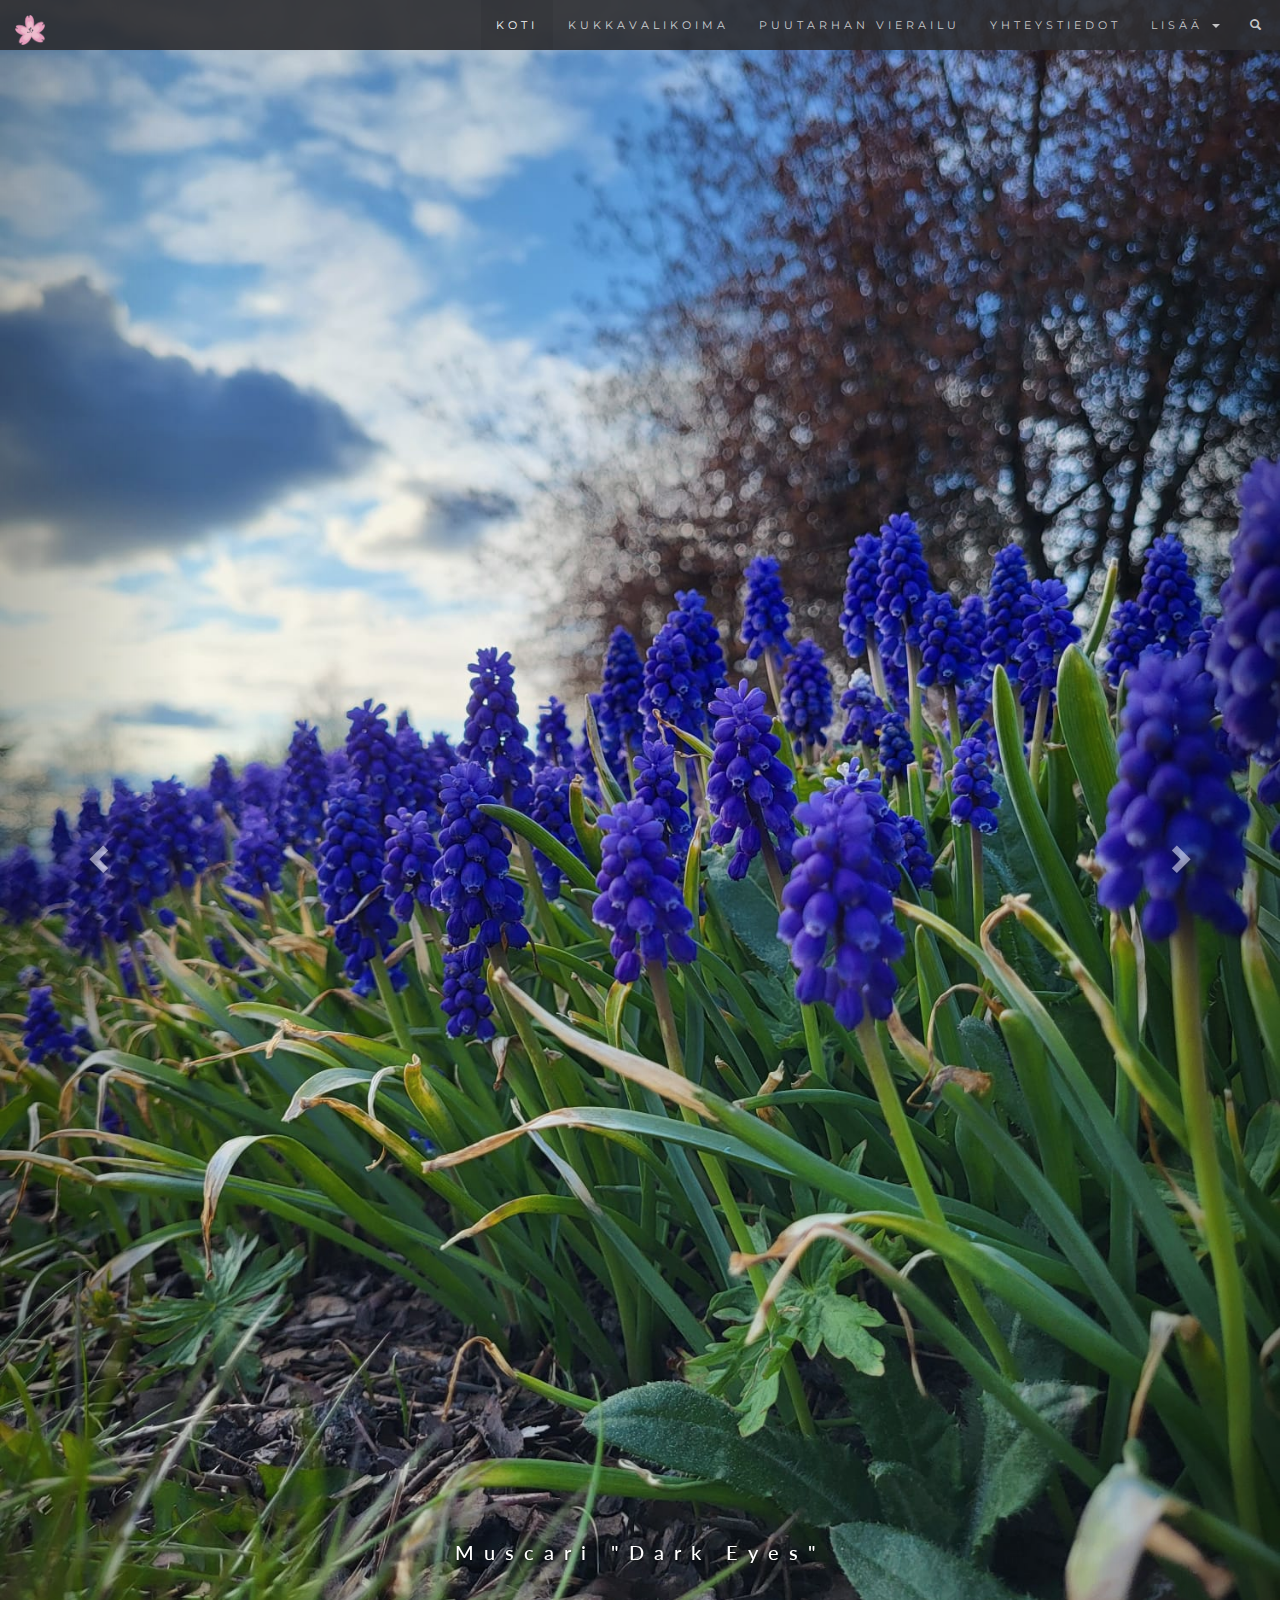
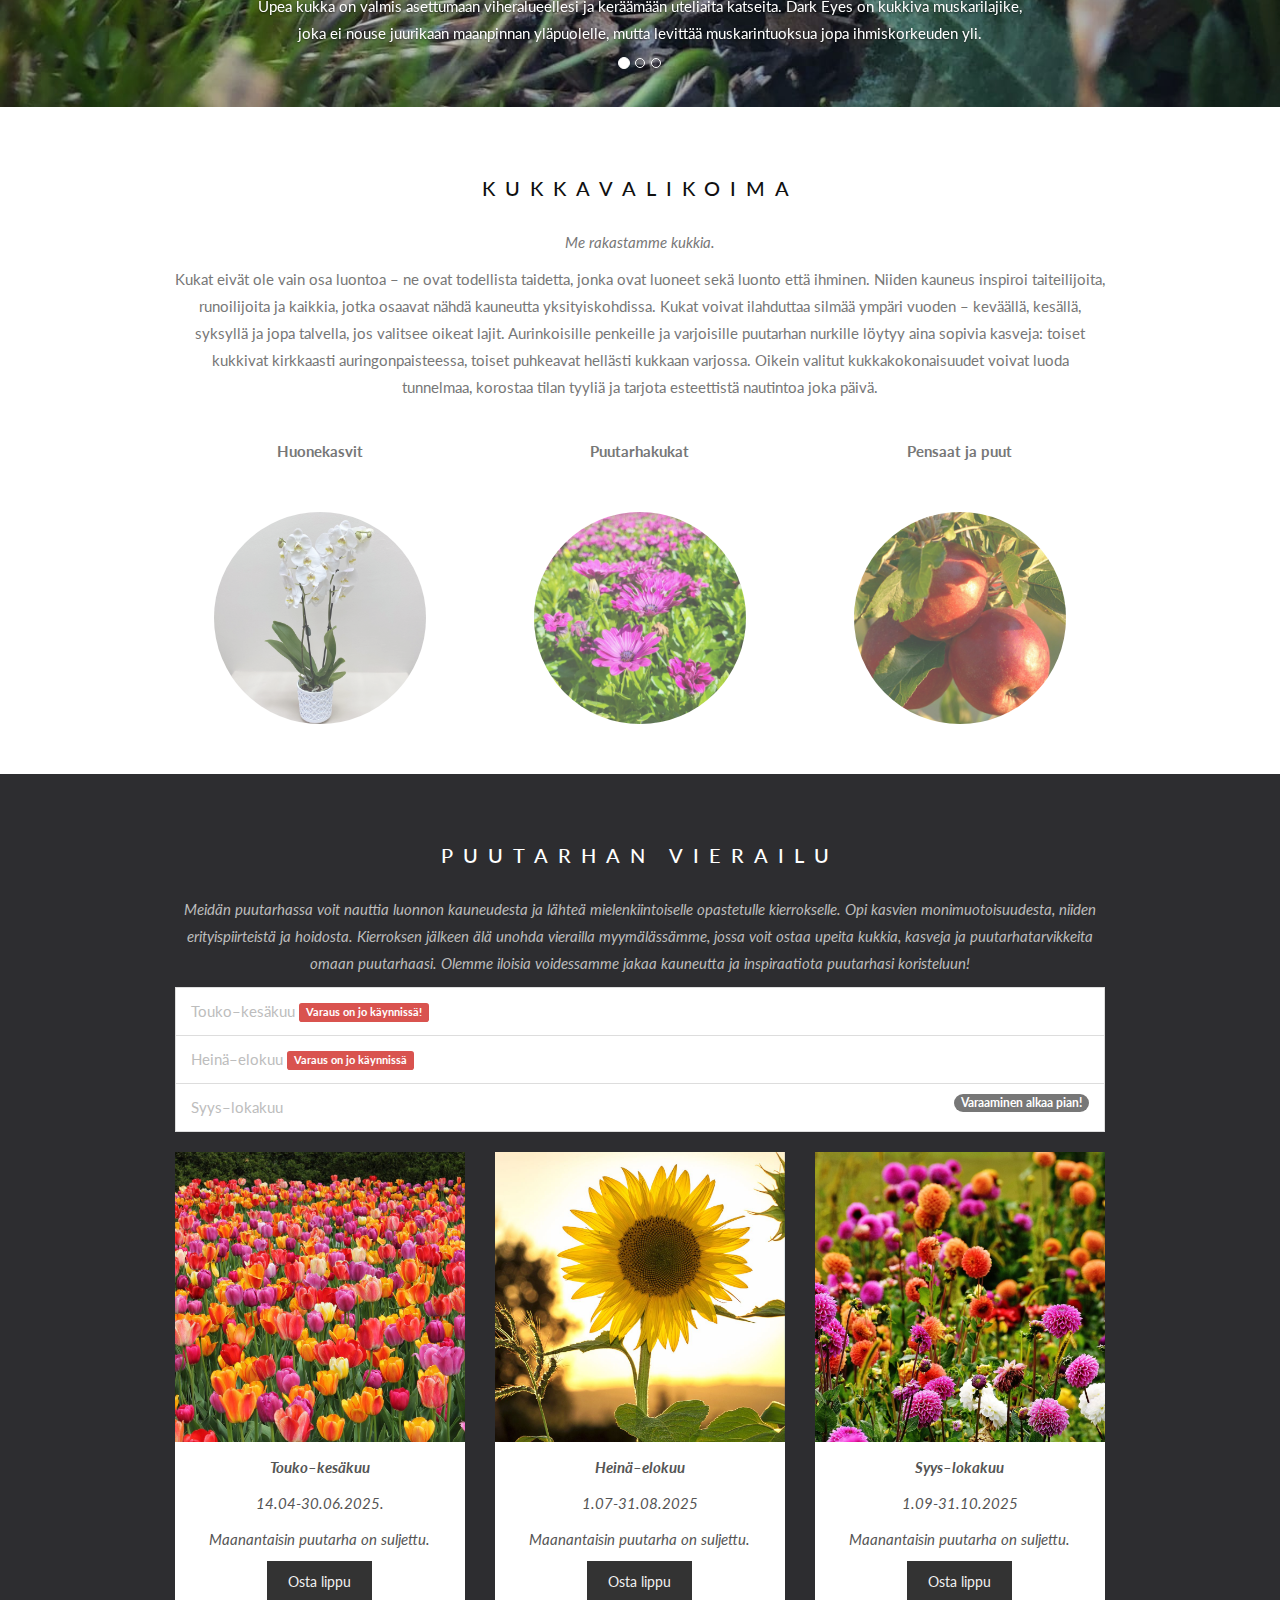
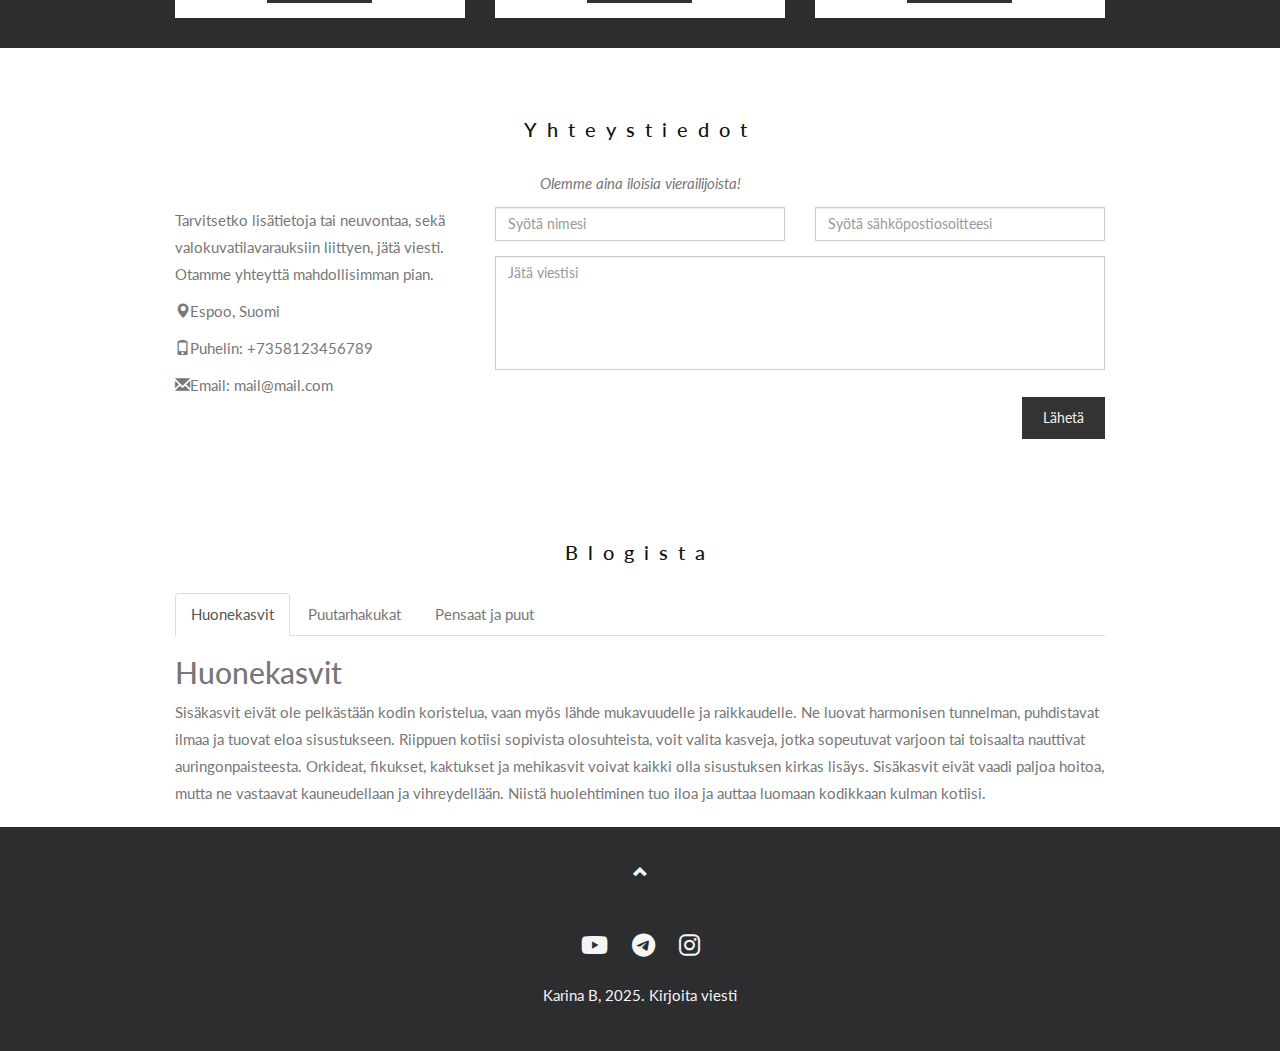
<file: index.html>
<!DOCTYPE html>
<html lang="fi">
<head>
  <title>Puutarha</title>
  <meta charset="utf-8">
  <meta name="viewport" content="width=device-width, initial-scale=1">
  <link rel="stylesheet" href="https://maxcdn.bootstrapcdn.com/bootstrap/3.4.1/css/bootstrap.min.css">
   <!-- Font Awesome -->
  <link rel="stylesheet" href="https://cdnjs.cloudflare.com/ajax/libs/font-awesome/6.5.0/css/all.min.css">
  <link rel="icon" href="favicon.png" type="image/png">
  <link rel="stylesheet" href="styles.css"> <!--  CSS -->
  <link href="https://fonts.googleapis.com/css?family=Lato" rel="stylesheet" type="text/css">
  <link href="https://fonts.googleapis.com/css?family=Montserrat" rel="stylesheet" type="text/css">
  <script src="https://ajax.googleapis.com/ajax/libs/jquery/3.7.1/jquery.min.js"></script>
  <script src="https://maxcdn.bootstrapcdn.com/bootstrap/3.4.1/js/bootstrap.min.js"></script>
</head>
<body id="myPage" data-spy="scroll" data-target=".navbar" data-offset="50">

<nav class="navbar navbar-default navbar-fixed-top">
  <div class="container-fluid">
    <div class="navbar-header">
      <button type="button" class="navbar-toggle" data-toggle="collapse" data-target="#myPage">
        <span class="icon-bar"></span>
        <span class="icon-bar"></span>
        <span class="icon-bar"></span>                        
      </button>
      <a class="navbar-brand" href="#myPage">
        <img src="images/logo.png" alt="Logo" style="height: 30px; margin-right: 10px;">
        </a>
    </div>
    <div class="collapse navbar-collapse" id="myNavbar">
      <ul class="nav navbar-nav navbar-right">
        <li><a href="#myPage">KOTI</a></li>
        <li><a href="#KUKKAVALIKOIMA">KUKKAVALIKOIMA</a></li>
        <li><a href="#puutarhanvierailu">PUUTARHAN VIERAILU</a></li>
        <li><a href="#contact">YHTEYSTIEDOT</a></li>
        <li class="dropdown">
          <a class="dropdown-toggle" data-toggle="dropdown" href="#">LISÄÄ
          <span class="caret"></span></a>
          <ul class="dropdown-menu">
            <li><a href="suunnittelukonsultointi.html">Puutarhan suunnittelukonsultointi</a></li>
            <li><a href="hoitovinkit.html">Kukkien hoitovinkit</a></li>
            <li><a href="vuokraus.html">Valokuvauspaikkojen ja tilojen vuokraus</a></li> 
          </ul>
        </li>
        <li><a href="#"><span class="glyphicon glyphicon-search"></span></a></li>
      </ul>
    </div>
  </div>
</nav>

<div id="myCarousel" class="carousel slide" data-ride="carousel">
    <!-- Indicators -->
    <ol class="carousel-indicators">
      <li data-target="#myCarousel" data-slide-to="0" class="active"></li>
      <li data-target="#myCarousel" data-slide-to="1"></li>
      <li data-target="#myCarousel" data-slide-to="2"></li>
    </ol>

    <!-- Wrapper for slides - diojen säiliö -->
    <div class="carousel-inner" role="listbox">
      <div class="item active">
        <img src="images/1.jpg" alt="Siniset muskarit" class="img-responsive">
        <div class="carousel-caption">
          <h3>Muscari "Dark Eyes"</h3>
          <p>Upea kukka on valmis asettumaan viheralueellesi ja keräämään uteliaita katseita. Dark Eyes on kukkiva muskarilajike, joka ei nouse juurikaan maanpinnan yläpuolelle, mutta levittää muskarintuoksua jopa ihmiskorkeuden yli. </p>
        </div>      
      </div>

      <div class="item">
        <img src="images/2.jpg" alt="Narsissi" class="img-responsive">
        <div class="carousel-caption">
          <h3>Narsissi "Tahiti"</h3>
          <p>Kerrottu narsissi "Tahiti". Kerrotuilla narsisseilla ei ole varsinaista torvea tai kruunua, vaan terälehtien keskusta on useiden terälehtien täyttämä.</p>
        </div>      
      </div>
    
      <div class="item">
        <img src="images/3.jpg" alt="Kirsikkapuu" class="img-responsive">
        <div class="carousel-caption">
          <h3>Kirsikkapuu</h3>
          <p>Kirsikkapuut ovat pikkupuita tai pensaita, jotka ihastuttavat satumaisen kauniilla kukinnallaan aikaisin keväällä. 
            Myös mantelit ilahduttavat kukoistuksellaan samoihin aikoihin.</p>
        </div>      
      </div>
    </div>

    <!-- Left and right controls - Edellinen ja seuraava -painikkeet -->
    <a class="left carousel-control" href="#myCarousel" role="button" data-slide="prev">
      <span class="glyphicon glyphicon-chevron-left" aria-hidden="true"></span>
      <span class="sr-only">Edellinen</span>
    </a>
    <a class="right carousel-control" href="#myCarousel" role="button" data-slide="next">
      <span class="glyphicon glyphicon-chevron-right" aria-hidden="true"></span>
      <span class="sr-only">Seuraava</span>
    </a>
</div>

<!-- Container (KUKKAVALIKOIMA) -->
<div id="KUKKAVALIKOIMA" class="container text-center">
  <h3>KUKKAVALIKOIMA</h3>
  <p><em>Me rakastamme kukkia.</em></p>
  <p>Kukat eivät ole vain osa luontoa – ne ovat todellista taidetta, jonka ovat luoneet sekä luonto että ihminen. Niiden kauneus inspiroi taiteilijoita, runoilijoita ja kaikkia, jotka osaavat nähdä kauneutta yksityiskohdissa. Kukat voivat ilahduttaa silmää ympäri vuoden – keväällä, kesällä, syksyllä ja jopa talvella, jos valitsee oikeat lajit. Aurinkoisille penkeille ja varjoisille puutarhan nurkille löytyy aina sopivia kasveja: toiset kukkivat kirkkaasti auringonpaisteessa, toiset puhkeavat hellästi kukkaan varjossa. Oikein valitut kukkakokonaisuudet voivat luoda tunnelmaa, korostaa tilan tyyliä ja tarjota esteettistä nautintoa joka päivä.</p>
  <br>
  <div class="row">
    <div class="col-sm-4">
      <p class="text-center"><strong>Huonekasvit</strong></p><br>
      <a href="#demo" data-toggle="collapse">
        <img src="images/5.jpg" class="img-circle person" alt="Orkidea" width="255" height="255">
      </a>
      <div id="demo" class="collapse">
        <p>Hurmaavia ja hienostuneita orkideoita</p>
        <p>Rakastavat hajavaloa ja lämmintä ilmastoa</p>
        <p>Tuhansia lajeja ja sävyjä ympäri maailman</p>
      </div>
    </div>
    <div class="col-sm-4">
      <p class="text-center"><strong>Puutarhakukat</strong></p><br>
      <a href="#demo2" data-toggle="collapse">
        <img src="images/6.jpg" class="img-circle person" alt="Puutarhakukat" width="255" height="255">
      </a>
      <div id="demo2" class="collapse">
        <p>Värikkäitä ja monipuolisia puutarhakukkia</p>
        <p>Rakastavat avaraa tilaa ja oikeanlaista hoitoa</p>
        <p>Voivat olla vuosittaisia tai monivuotisia, tarjoten kauneutta joka vuosi</p>
      </div>
    </div>
    <div class="col-sm-4">
      <p class="text-center"><strong>Pensaat ja puut</strong></p><br>
      <a href="#demo3" data-toggle="collapse">
        <img src="images/7.jpg" class="img-circle person" alt="Pensaat ja puut" width="255" height="255">
      </a>
      <div id="demo3" class="collapse">
        <p>Koristeellisia ja hedelmällisiä pensaita ja puita</p>
        <p>Voivat koristella puutarhaa, toimia aidaksi tai tuottaa herkullisia hedelmiä</p>
        <p>Monipuolisia vaihtoehtoja, jotka rikastuttavat pihaa ympäri vuoden</p>
      </div>
    </div>
  </div>
</div>

<!-- Container (TOUR Section - Puutarhan vierailu) -->
<div id="puutarhanvierailu" class="bg-1">
  <div class="container">
    <h3 class="text-center">PUUTARHAN VIERAILU</h3>
    <p class="text-center">Meidän puutarhassa voit nauttia luonnon kauneudesta ja lähteä mielenkiintoiselle opastetulle kierrokselle. Opi kasvien monimuotoisuudesta, niiden erityispiirteistä ja hoidosta. Kierroksen jälkeen älä unohda vierailla myymälässämme, jossa voit ostaa upeita kukkia, kasveja ja puutarhatarvikkeita omaan puutarhaasi. Olemme iloisia voidessamme jakaa kauneutta ja inspiraatiota puutarhasi koristeluun!</p>
    <ul class="list-group">
      <li class="list-group-item">Touko–kesäkuu <span class="label label-danger">Varaus on jo käynnissä!</span></li>
      <li class="list-group-item">Heinä–elokuu <span class="label label-danger">Varaus on jo käynnissä</span></li> 
      <li class="list-group-item">Syys–lokakuu <span class="badge">Varaaminen alkaa pian!</span></li> 
    </ul>
    
    <div class="row text-center">
      <div class="col-sm-4">
        <div class="thumbnail">
          <img src="images/8.jpg" alt="Touko–kesäkuu" width="400" height="300">
          <p><strong>Touko–kesäkuu</strong></p>
          <p>14.04-30.06.2025.</p>
          <p>Maanantaisin puutarha on suljettu.</p>
          <button class="btn" data-toggle="modal" data-target="#myModal">Osta lippu</button>
        </div>
      </div>
      <div class="col-sm-4">
        <div class="thumbnail">
          <img src="images/9.jpg" alt="Heinä–elokuu" width="400" height="300">
          <p><strong>Heinä–elokuu</strong></p>
          <p>1.07-31.08.2025</p>
          <p>Maanantaisin puutarha on suljettu.</p>
          <button class="btn" data-toggle="modal" data-target="#myModal">Osta lippu</button>
        </div>
      </div>
      <div class="col-sm-4">
        <div class="thumbnail">
          <img src="images/10.jpg" alt="Syys–lokakuu" width="400" height="300">
          <p><strong>Syys–lokakuu</strong></p>
          <p>1.09-31.10.2025</p>
          <p>Maanantaisin puutarha on suljettu.</p>
          <button class="btn" data-toggle="modal" data-target="#myModal">Osta lippu</button>
        </div>
      </div>
    </div>
  </div>
  
  <!-- Modal -->
  <div class="modal fade" id="myModal" role="dialog">
    <div class="modal-dialog">
    
      <!-- Modal content-->
      <div class="modal-content">
        <div class="modal-header">
          <button type="button" class="close" data-dismiss="modal">×</button>
          <h4><span class="glyphicon glyphicon-lock"></span> Osta lippu</h4>
        </div>
        <div class="modal-body">
          <form>
            <div class="form-group">
              <label for="psw"><span class="glyphicon glyphicon-shopping-cart"></span> Lippu puistoon: 7 €, alle 4-vuotiaat lapset ilmaiseksi.</label>
              <input type="number" class="form-control" id="psw" placeholder="Kuinka monta lippua haluatte ostaa?">
            </div>
            <div class="form-group">
              <label for="usrname"><span class="glyphicon glyphicon-user"></span> Lähetä</label>
              <input type="text" class="form-control" id="usrname" placeholder="Syötä sähköpostiosoitteesi">
            </div>
              <button type="submit" class="btn btn-block">Maksa 
                <span class="glyphicon glyphicon-ok"></span>
              </button>
          </form>
        </div>
        <div class="modal-footer">
          <button type="submit" class="btn btn-danger btn-default pull-left" data-dismiss="modal">
            <span class="glyphicon glyphicon-remove"></span> Peruuta
          </button>
          <p>Tarvitsetko <a href="#">apua?</a></p>
        </div>
      </div>
    </div>
  </div>
</div>

<!-- Container (Contact Section - Yhteystiedot) -->
<div id="contact" class="container">
  <h3 class="text-center">Yhteystiedot</h3>
  <p class="text-center"><em>Olemme aina iloisia vierailijoista!</em></p>

  <div class="row">
    <div class="col-md-4">
      <p>Tarvitsetko lisätietoja tai neuvontaa, sekä valokuvatilavarauksiin liittyen, jätä viesti. Otamme yhteyttä mahdollisimman pian.</p>
      <p><span class="glyphicon glyphicon-map-marker"></span>Espoo, Suomi</p>
      <p><span class="glyphicon glyphicon-phone"></span>Puhelin: +7358123456789</p>
      <p><span class="glyphicon glyphicon-envelope"></span>Email: mail@mail.com</p>
    </div>
    <div class="col-md-8">
      <div class="row">
        <div class="col-sm-6 form-group">
          <input class="form-control" id="name" name="name" placeholder="Syötä nimesi" type="text" required>
        </div>
        <div class="col-sm-6 form-group">
          <input class="form-control" id="email" name="email" placeholder="Syötä sähköpostiosoitteesi" type="email" required>
        </div>
      </div>
      <textarea class="form-control" id="comments" name="comments" placeholder="Jätä viestisi" rows="5"></textarea>
      <br>
      <div class="row">
        <div class="col-md-12 form-group">
          <button class="btn pull-right" type="submit">Lähetä</button>
        </div>
      </div>
    </div>
  </div>
  <br>
  <h3 class="text-center">Blogista</h3>  
  <ul class="nav nav-tabs">
    <li class="active"><a data-toggle="tab" href="#home">Huonekasvit</a></li>
    <li><a data-toggle="tab" href="#menu1">Puutarhakukat</a></li>
    <li><a data-toggle="tab" href="#menu2">Pensaat ja puut</a></li>
  </ul>

  <div class="tab-content">
    <div id="home" class="tab-pane fade in active">
      <h2>Huonekasvit</h2>
      <p>Sisäkasvit eivät ole pelkästään kodin koristelua, vaan myös lähde mukavuudelle ja raikkaudelle. Ne luovat harmonisen tunnelman, puhdistavat ilmaa ja tuovat eloa sisustukseen. Riippuen kotiisi sopivista olosuhteista, voit valita kasveja, jotka sopeutuvat varjoon tai toisaalta nauttivat auringonpaisteesta. Orkideat, fikukset, kaktukset ja mehikasvit voivat kaikki olla sisustuksen kirkas lisäys. Sisäkasvit eivät vaadi paljoa hoitoa, mutta ne vastaavat kauneudellaan ja vihreydellään. Niistä huolehtiminen tuo iloa ja auttaa luomaan kodikkaan kulman kotiisi.</p>
    </div>
    <div id="menu1" class="tab-pane fade">
      <h2>Puutarhakukat</h2>
      <p>Puutarhakukat eivät vain kaunistavat pihaasi, vaan luovat myös iloisen ja värikkään tunnelman ympärillesi. Ne rikastuttavat pihaa eri vuodenaikoina ja tarjoavat upeita värejä ja tuoksuja. Riippuen pihasi olosuhteista, voit valita kasveja, jotka viihtyvät auringossa tai varjossa, tai jopa kasveja, jotka kestävät vaihtelevaa säätä. Ruusut, tulppaanit, daaliat ja laventelit ovat vain muutamia esimerkkejä kauniista ja monimuotoisista kukista, joita voit istuttaa puutarhaasi. Puutarhakukat eivät ainoastaan piristä maisemaa, vaan niistä huolehtiminen tuo myös rauhaa ja tyyneyttä arkeen.</p>
    </div>
    <div id="menu2" class="tab-pane fade">
      <h2>Pensaat ja puut</h2>
      <p>Puutarhan pensaat ja puut eivät vain tarjoa varjoa ja yksityisyyttä, vaan myös koristelevat pihaasi ympäri vuoden. Ne luovat rakenteellista monimuotoisuutta ja lisäävät visuaalista kiinnostavuutta, olipa kyseessä pensasaita, hedelmäpuu tai koristepuu. Voit valita pensaita ja puita, jotka kasvavat nopeasti ja tarjoavat suojaa, tai hitaasti kasvavia kasveja, jotka tuovat kauneutta ja tasapainoa puutarhaasi. Hedelmätarhan puut, kuten omenapuut ja kirsikkapuut, tuottavat herkullisia hedelmiä, kun taas koristepuiden kukat ja lehdet rikastuttavat maisemaa. Pensaat ja puut ovat erinomainen valinta, jos haluat lisätä luonnon monimuotoisuutta ja elämää puutarhassasi.</p>
    </div>
  </div>
</div>


<footer class="text-center">
  <a class="up-arrow" href="#myPage" data-toggle="tooltip" title="TO TOP">
    <span class="glyphicon glyphicon-chevron-up"></span>
  </a>
  <br><br>

  <div class="social-icons">
    <a href="https://www.youtube.com/watch?v=4FLpto4rvK8" target="_blank" class="fab fa-youtube" title="YouTube"></a>
    <a href="https://t.me/BorovskikhKarina" target="_blank" class="fab fa-telegram" title="Telegram"></a>
    <a href="https://www.instagram.com/_karina._karina?igsh=MWdjNjExcjNtYTk2" target="_blank" class="fab fa-instagram" title="Instagram"></a>
  </div>

  <p>Karina B, 2025.
    <a href="https://wa.me/358449759016?text=Hei%2C%20minua%20kiinnostaa%20verkkosivuston%20kehitt%C3%A4minen." data-toggle="tooltip" title="Kirjoita viesti">Kirjoita viesti</a>
  </p>
</footer>



<script>
$(document).ready(function(){
  // Initialize Tooltip
  $('[data-toggle="tooltip"]').tooltip(); 
  
  // Add smooth scrolling to all links in navbar + footer link
  $(".navbar a, footer a[href='#myPage']").on('click', function(event) {

    // Make sure this.hash has a value before overriding default behavior
    if (this.hash !== "") {

      // Prevent default anchor click behavior
      event.preventDefault();

      // Store hash
      var hash = this.hash;

      // Using jQuery's animate() method to add smooth page scroll
      // The optional number (900) specifies the number of milliseconds it takes to scroll to the specified area
      $('html, body').animate({
        scrollTop: $(hash).offset().top
      }, 900, function(){
   
        // Add hash (#) to URL when done scrolling (default click behavior)
        window.location.hash = hash;
      });
    } // End if
  });
})
</script>

</body>
</html>
</file>
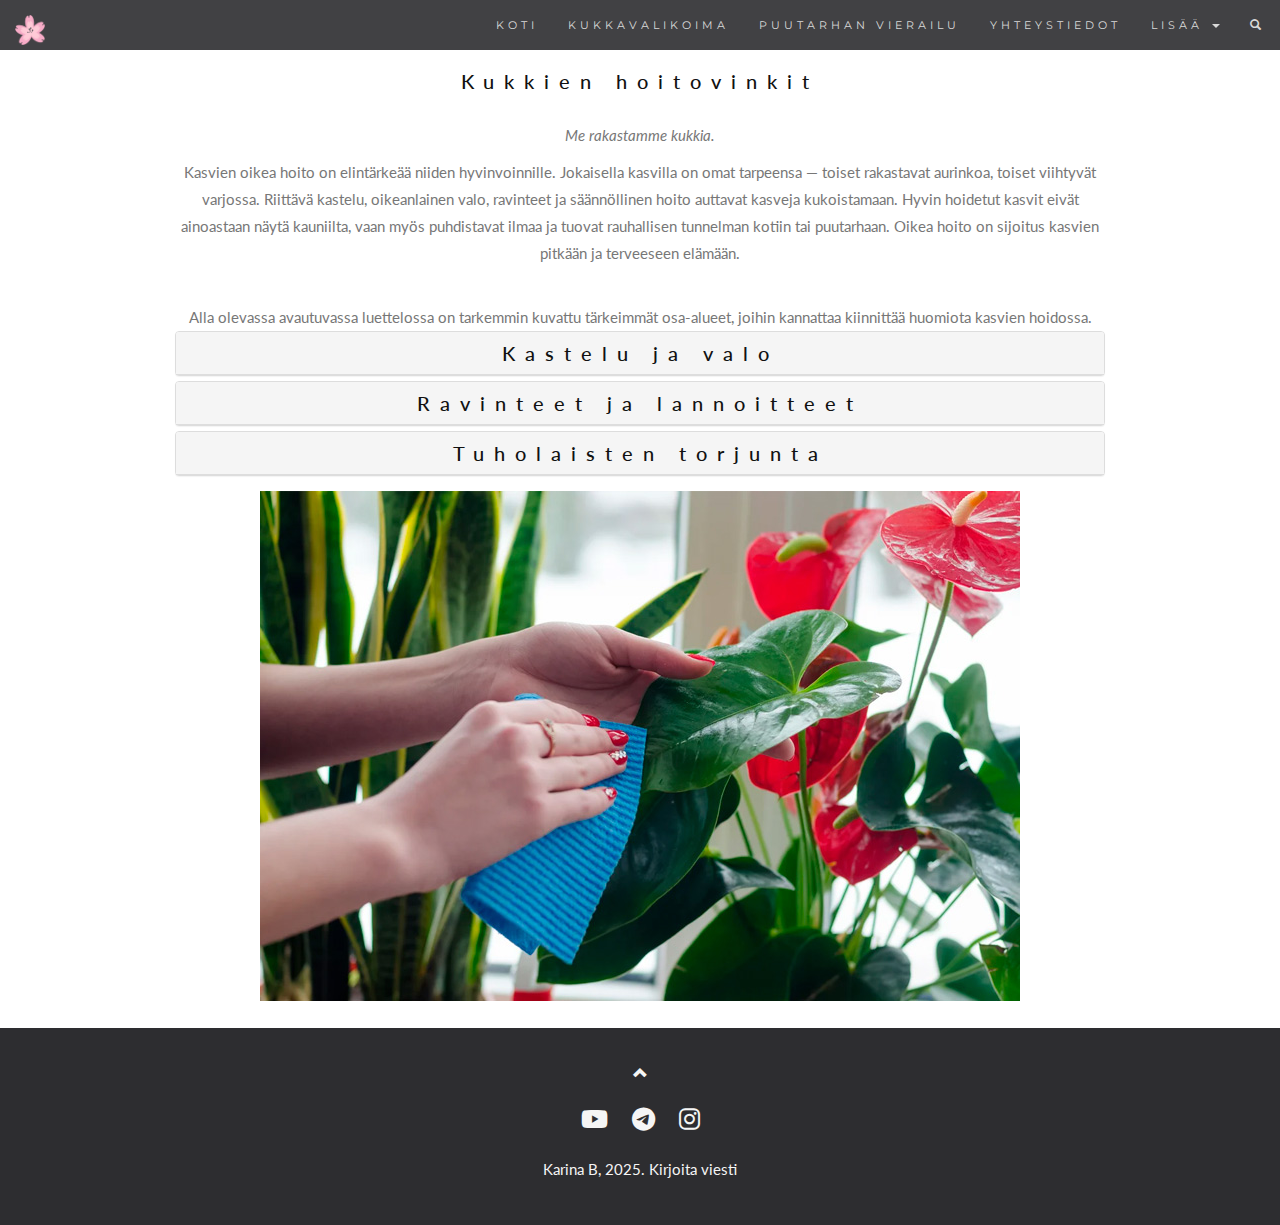
<file: hoitovinkit.html>
<!DOCTYPE html>
<html lang="fi">
<head>
  <title>Puutarha, hoitovinkit</title>
  <meta charset="utf-8">
  <meta name="viewport" content="width=device-width, initial-scale=1">
  <link rel="stylesheet" href="https://maxcdn.bootstrapcdn.com/bootstrap/3.4.1/css/bootstrap.min.css">
  <link rel="icon" href="favicon.png" type="image/png">
   <!-- Font Awesome -->
  <link rel="stylesheet" href="https://cdnjs.cloudflare.com/ajax/libs/font-awesome/6.5.0/css/all.min.css">
  <link rel="stylesheet" href="styles.css"> <!--  CSS -->
  <link href="https://fonts.googleapis.com/css?family=Lato" rel="stylesheet" type="text/css">
  <link href="https://fonts.googleapis.com/css?family=Montserrat" rel="stylesheet" type="text/css">
  <script src="https://ajax.googleapis.com/ajax/libs/jquery/3.7.1/jquery.min.js"></script>
  <script src="https://maxcdn.bootstrapcdn.com/bootstrap/3.4.1/js/bootstrap.min.js"></script>
</head>
<body id="hoitovinkit">
    <nav class="navbar navbar-default navbar-fixed-top">
  <div class="container-fluid">
    <div class="navbar-header">
      <button type="button" class="navbar-toggle" data-toggle="collapse" data-target="#myNavbar">
        <span class="icon-bar"></span>
        <span class="icon-bar"></span>
        <span class="icon-bar"></span>                        
      </button>
      <a class="navbar-brand" href="index.html#myPage">
        <img src="images/logo.png" alt="Logo" style="height: 30px; margin-right: 10px;"></a>
    </div>
    <div class="collapse navbar-collapse" id="myNavbar">
      <ul class="nav navbar-nav navbar-right">
        <li><a href="index.html">KOTI</a></li>
        <li><a href="index.html#KUKKAVALIKOIMA">KUKKAVALIKOIMA</a></li>
        <li><a href="index.html#puutarhanvierailu">PUUTARHAN VIERAILU</a></li>
        <li><a href="index.html#contact">YHTEYSTIEDOT</a></li>
        <li class="dropdown">
          <a class="dropdown-toggle" data-toggle="dropdown" href="#">LISÄÄ
          <span class="caret"></span></a>
          <ul class="dropdown-menu">
            <li><a href="suunnittelukonsultointi.html">Puutarhan suunnittelukonsultointi</a></li>
            <li><a href="hoitovinkit.html">Kukkien hoitovinkit</a></li>
            <li><a href="vuokraus.html">Valokuvauspaikkojen ja tilojen vuokraus</a></li> 
          </ul>
        </li>
        <li><a href="#"><span class="glyphicon glyphicon-search"></span></a></li>
      </ul>
    </div>
  </div>
</nav>
<!-- Container (Vinkit) -->
<div id="KUKKAVALIKOIMA" class="container text-center">

  <h3>Kukkien hoitovinkit</h3>
  <p><em>Me rakastamme kukkia.</em></p>
  <p>Kasvien oikea hoito on elintärkeää niiden hyvinvoinnille. Jokaisella kasvilla on omat tarpeensa — toiset rakastavat aurinkoa, toiset viihtyvät varjossa. Riittävä kastelu, oikeanlainen valo, ravinteet ja säännöllinen hoito auttavat kasveja kukoistamaan. Hyvin hoidetut kasvit eivät ainoastaan näytä kauniilta, vaan myös puhdistavat ilmaa ja tuovat rauhallisen tunnelman kotiin tai puutarhaan. Oikea hoito on sijoitus kasvien pitkään ja terveeseen elämään.</p>
  <br> Alla olevassa avautuvassa luettelossa on tarkemmin kuvattu tärkeimmät osa-alueet, joihin kannattaa kiinnittää huomiota kasvien hoidossa.
  

    <!-- Kohta 1: Kastelu ja valo -->
    <div class="panel panel-default">
      <div class="panel-heading">
        <h4 class="panel-title">
          <a data-toggle="collapse" data-parent="#careAccordion" href="#collapse1" class="collapsed" style="color: #111; font-family: Lato, sans-serif; font-size: 20px; letter-spacing: 10px;">Kastelu ja valo </a>
        </h4>
      </div>
      <div id="collapse1" class="panel-collapse collapse">
        <div class="panel-body">
          Säännöllinen kastelu ja riittävä valo ovat terveellisen kasvun perusta. Huomioi kasvin yksilölliset tarpeet.
          <br>
          <b>Valo</b>
<br>Ei kaikki kasvit siedä suoraa auringonpaistetta. Jotkut kasvit, kuten kaktukset ja mehikasvit, nauttivat kirkkaasta auringonvalosta, mutta monet huonekasvit, kuten fikus ja sansevieria, voivat saada auringonpolttamia, jos ne altistuvat liikaa suoralle valolle. Näille kasveille sopii puolivarjo tai pehmeämpi valo.

<br>
<b>Kastelu</b>
<br>Kasvit tarvitsevat erilaista kastelua. Esimerkiksi saniaiset ja monet trooppiset kasvit, kuten alokasia, pitävät runsaasta kastelusta ja korkeasta ilmankosteudesta. Sitä vastoin mehikasvit ja sansevieriat tarvitsevat vähemmän vettä, ja niiden maaperän on annettava kuivua kasteluiden välillä. Yksi yleinen virhe on liiallinen kastelu, joka voi johtaa juurimätänemiseen.
        </div>
      </div>
    </div>

    <!-- Kohta 2: Ravinteet ja lannoitteet -->
    <div class="panel panel-default">
      <div class="panel-heading">
        <h4 class="panel-title">
          <a data-toggle="collapse" data-parent="#careAccordion" href="#collapse2" class="collapsed" style="color: #111; font-family: Lato, sans-serif; font-size: 20px; letter-spacing: 10px;">Ravinteet ja lannoitteet</a>
        </h4>
      </div>
      <div id="collapse2" class="panel-collapse collapse">
        <div class="panel-body">
          Käytä lannoitteita kasvin kasvuvaiheen ja vuodenajan mukaan. Sekä orgaaniset että mineraalilannoitteet sopivat hyvin.
        </div>
      </div>
    </div>

    <!-- Kohta 3: Tuholaisten torjunta -->
    <div class="panel panel-default">
      <div class="panel-heading">
        <h4 class="panel-title">
          <a data-toggle="collapse" data-parent="#careAccordion" href="#collapse3" class="collapsed" style="color: #111; font-family: Lato, sans-serif; font-size: 20px; letter-spacing: 10px;">Tuholaisten torjunta</a>
        </h4>
      </div>
      <div id="collapse3" class="panel-collapse collapse">
        <div class="panel-body">
          Tuholaisten ajoissa havaitseminen ja torjunta suojaa kasveja vaurioilta. Käytä luonnonmukaisia tai kemiallisia torjunta-aineita tarpeen mukaan.
        </div>
      </div>
    </div>
  </div>
</div>

<div class="photo-block">
    
        <img src="images/11.jpg" alt="Kosteellinen hoito lehdille" class="center-img">
        <br>
    </div>

<footer class="text-center">
  <a class="up-arrow" href="#hoitovinkit" data-toggle="tooltip" title="TO TOP">
    <span class="glyphicon glyphicon-chevron-up"></span>
  </a>
  <br>

  <div class="social-icons">
    <a href="https://www.youtube.com/watch?v=4FLpto4rvK8" target="_blank" class="fab fa-youtube" title="YouTube"></a>
    <a href="https://t.me/BorovskikhKarina" target="_blank" class="fab fa-telegram" title="Telegram"></a>
    <a href="https://www.instagram.com/_karina._karina?igsh=MWdjNjExcjNtYTk2" target="_blank" class="fab fa-instagram" title="Instagram"></a>
  </div>

  <p>Karina B, 2025.
    <a href="https://wa.me/358449759016?text=Hei%2C%20minua%20kiinnostaa%20verkkosivuston%20kehitt%C3%A4minen." data-toggle="tooltip" title="Kirjoita viesti">Kirjoita viesti</a>
  </p>
</footer>
</body>
</html>
</file>
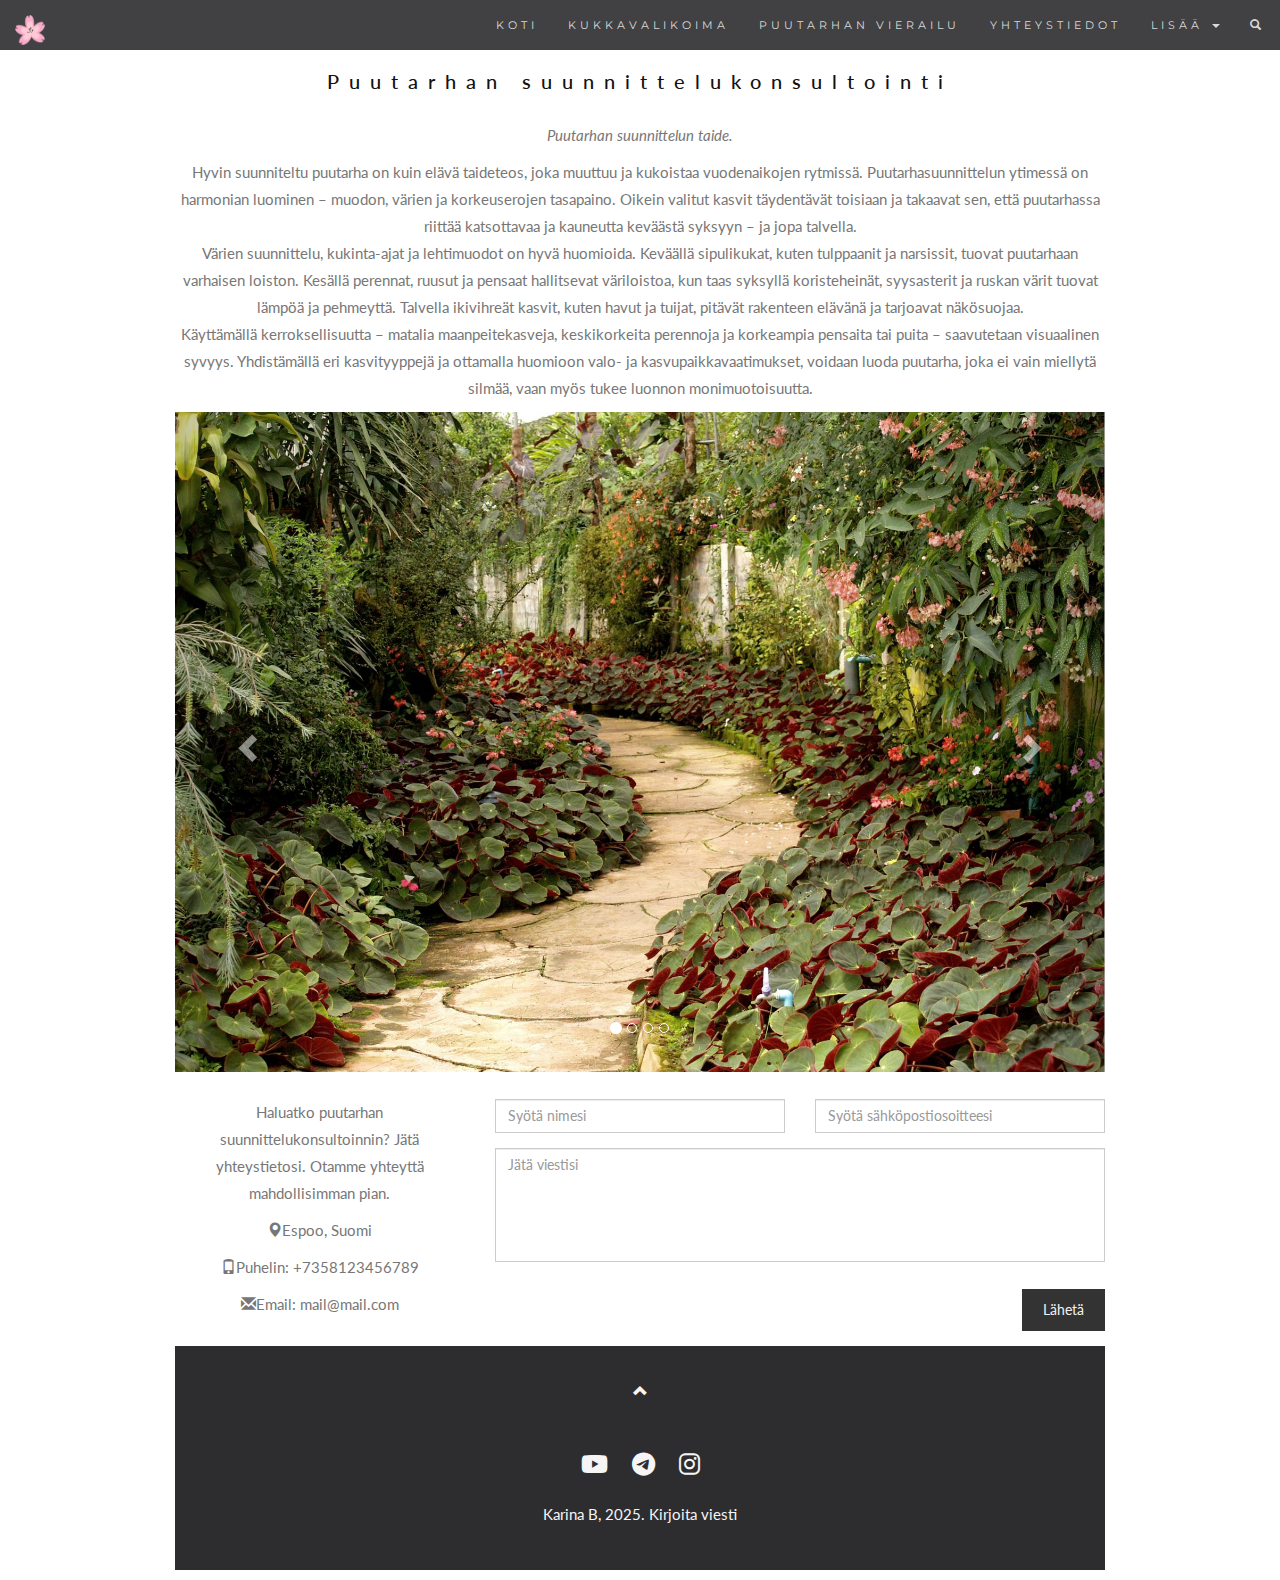
<file: suunnittelukonsultointi.html>
<!DOCTYPE html>
<html lang="fi">
<head>
  <title>Puutarha, suunnittelukonsultointi</title>
  <meta charset="utf-8">
  <meta name="viewport" content="width=device-width, initial-scale=1">
  <link rel="stylesheet" href="https://maxcdn.bootstrapcdn.com/bootstrap/3.4.1/css/bootstrap.min.css">
  <link rel="icon" href="favicon.png" type="image/png">
   <!-- Font Awesome -->
  <link rel="stylesheet" href="https://cdnjs.cloudflare.com/ajax/libs/font-awesome/6.5.0/css/all.min.css">
  <link rel="stylesheet" href="styles.css"> <!--  CSS -->
  <link href="https://fonts.googleapis.com/css?family=Lato" rel="stylesheet" type="text/css">
  <link href="https://fonts.googleapis.com/css?family=Montserrat" rel="stylesheet" type="text/css">
  <script src="https://ajax.googleapis.com/ajax/libs/jquery/3.7.1/jquery.min.js"></script>
  <script src="https://maxcdn.bootstrapcdn.com/bootstrap/3.4.1/js/bootstrap.min.js"></script>
</head>
<body id="suunnittelukonsultointi">
    <nav class="navbar navbar-default navbar-fixed-top">
  <div class="container-fluid">
    <div class="navbar-header">
      <button type="button" class="navbar-toggle" data-toggle="collapse" data-target="#myNavbar">
        <span class="icon-bar"></span>
        <span class="icon-bar"></span>
        <span class="icon-bar"></span>                        
      </button>
      <a class="navbar-brand" href="index.html#myPage">
        <img src="images/logo.png" alt="Logo" style="height: 30px; margin-right: 10px;"></a>
    </div>
    <div class="collapse navbar-collapse" id="myNavbar">
      <ul class="nav navbar-nav navbar-right">
        <li><a href="index.html">KOTI</a></li>
        <li><a href="index.html#KUKKAVALIKOIMA">KUKKAVALIKOIMA</a></li>
        <li><a href="index.html#puutarhanvierailu">PUUTARHAN VIERAILU</a></li>
        <li><a href="index.html#contact">YHTEYSTIEDOT</a></li>
        <li class="dropdown">
          <a class="dropdown-toggle" data-toggle="dropdown" href="#">LISÄÄ
          <span class="caret"></span></a>
          <ul class="dropdown-menu">
            <li><a href="suunnittelukonsultointi.html">Puutarhan suunnittelukonsultointi</a></li>
            <li><a href="hoitovinkit.html">Kukkien hoitovinkit</a></li>
            <li><a href="vuokraus.html">Valokuvauspaikkojen ja tilojen vuokraus</a></li> 
          </ul>
        </li>
        <li><a href="#"><span class="glyphicon glyphicon-search"></span></a></li>
      </ul>
    </div>
  </div>
</nav>
<!-- Container (Vinkit) -->
<div id="suunnittelukonsultointi" class="container text-center">
  <h3>Puutarhan suunnittelukonsultointi</h3>
  <p><em>Puutarhan suunnittelun taide.</em></p>
  <p>Hyvin suunniteltu puutarha on kuin elävä taideteos, joka muuttuu ja kukoistaa vuodenaikojen rytmissä. Puutarhasuunnittelun ytimessä on harmonian luominen – muodon, värien ja korkeuserojen tasapaino. Oikein valitut kasvit täydentävät toisiaan ja takaavat sen, että puutarhassa riittää katsottavaa ja kauneutta keväästä syksyyn – ja jopa talvella.

<br> Värien suunnittelu, kukinta-ajat ja lehtimuodot on hyvä huomioida. Keväällä sipulikukat, kuten tulppaanit ja narsissit, tuovat puutarhaan varhaisen loiston. Kesällä perennat, ruusut ja pensaat hallitsevat väriloistoa, kun taas syksyllä koristeheinät, syysasterit ja ruskan värit tuovat lämpöä ja pehmeyttä. Talvella ikivihreät kasvit, kuten havut ja tuijat, pitävät rakenteen elävänä ja tarjoavat näkösuojaa.

<br>Käyttämällä kerroksellisuutta – matalia maanpeitekasveja, keskikorkeita perennoja ja korkeampia pensaita tai puita – saavutetaan visuaalinen syvyys. Yhdistämällä eri kasvityyppejä ja ottamalla huomioon valo- ja kasvupaikkavaatimukset, voidaan luoda puutarha, joka ei vain miellytä silmää, vaan myös tukee luonnon monimuotoisuutta.</p>
  

    <div id="myCarousel" class="carousel slide" data-ride="carousel">
    <!-- Indicators -->
    <ol class="carousel-indicators">
      <li data-target="#myCarousel" data-slide-to="0" class="active"></li>
      <li data-target="#myCarousel" data-slide-to="1"></li>
      <li data-target="#myCarousel" data-slide-to="2"></li>
      <li data-target="#myCarousel" data-slide-to="3"></li>
    </ol>

    <!-- Wrapper for slides - diojen säiliö -->
    <div class="carousel-inner" role="listbox">
      <div class="item active">
        <img src="images/12.jpg" alt="Siniset muskarit" class="img-responsive">
        <div class="carousel-caption">
        </div>      
      </div>

      <div class="item">
        <img src="images/13.jpg" alt="Narsissi" class="img-responsive">
        <div class="carousel-caption">
        </div>      
      </div>
    
      <div class="item">
        <img src="images/14.jpg" alt="Kirsikkapuu" class="img-responsive">
        <div class="carousel-caption">
        </div>      
      </div>

      <div class="item">
        <img src="images/15.jpg" alt="Kirsikkapuu" class="img-responsive">
        <div class="carousel-caption">
        </div>      
      </div>
    </div>

    <!-- Left and right controls - Edellinen ja seuraava -painikkeet -->
    <a class="left carousel-control" href="#myCarousel" role="button" data-slide="prev">
      <span class="glyphicon glyphicon-chevron-left" aria-hidden="true"></span>
      <span class="sr-only">Edellinen</span>
    </a>
    <a class="right carousel-control" href="#myCarousel" role="button" data-slide="next">
      <span class="glyphicon glyphicon-chevron-right" aria-hidden="true"></span>
      <span class="sr-only">Seuraava</span>
    </a>
</div>
<br>
<div class="row">
    <div class="col-md-4">
      <p>Haluatko puutarhan suunnittelukonsultoinnin? Jätä yhteystietosi. Otamme yhteyttä mahdollisimman pian.</p>
      <p><span class="glyphicon glyphicon-map-marker"></span>Espoo, Suomi</p>
      <p><span class="glyphicon glyphicon-phone"></span>Puhelin: +7358123456789</p>
      <p><span class="glyphicon glyphicon-envelope"></span>Email: mail@mail.com</p>
    </div>
    <div class="col-md-8">
      <div class="row">
        <div class="col-sm-6 form-group">
          <input class="form-control" id="name" name="name" placeholder="Syötä nimesi" type="text" required>
        </div>
        <div class="col-sm-6 form-group">
          <input class="form-control" id="email" name="email" placeholder="Syötä sähköpostiosoitteesi" type="email" required>
        </div>
      </div>
      <textarea class="form-control" id="comments" name="comments" placeholder="Jätä viestisi" rows="5"></textarea>
      <br>
      <div class="row">
        <div class="col-md-12 form-group">
          <button class="btn pull-right" type="submit">Lähetä</button>
        </div>
      </div>
    </div>
  </div>
<footer class="text-center">
  <a class="up-arrow" href="#suunnittelukonsultointi" data-toggle="tooltip" title="TO TOP">
    <span class="glyphicon glyphicon-chevron-up"></span>
  </a>
  <br><br>

  <div class="social-icons">
    <a href="https://www.youtube.com/watch?v=4FLpto4rvK8" target="_blank" class="fab fa-youtube" title="YouTube"></a>
    <a href="https://t.me/BorovskikhKarina" target="_blank" class="fab fa-telegram" title="Telegram"></a>
    <a href="https://www.instagram.com/_karina._karina?igsh=MWdjNjExcjNtYTk2" target="_blank" class="fab fa-instagram" title="Instagram"></a>
  </div>

  <p>Karina B, 2025.
    <a href="https://wa.me/358449759016?text=Hei%2C%20minua%20kiinnostaa%20verkkosivuston%20kehitt%C3%A4minen." data-toggle="tooltip" title="Kirjoita viesti">Kirjoita viesti</a>
  </p>
</footer>
</body>
</html>
</file>
<file: styles.css>
body {
  font: 400 15px/1.8 Lato, sans-serif;
  color: #777;
}
h3 {
  margin: 60px 0 30px 0;
  letter-spacing: 10px;
  font-size: 20px;
  color: #111;
}

h4 {
  margin: 10px 0 30px 0;
  letter-spacing: 10px;
  font-size: 20px;
  color: #111;
}

.container {
  padding: 10px 120px;
}
.person {
  border: 10px solid transparent;
  margin-bottom: 25px;
  width: 80%;
  height: 80%;
  opacity: 0.7;
}
.person:hover {
  border-color: #f1f1f1;
}
.carousel-inner img {
  -webkit-filter: grayscale(10%);
  filter: grayscale(10%);
  width: 100%;
  margin: auto;
}
.carousel-caption h3 {
  color: #fff !important;
}
@media (max-width: 600px) {
  .carousel-caption {
    display: none;
  }
}
.bg-1 {
  background: #2d2d30;
  color: #bdbdbd;
}
.bg-1 h3 {
  color: #fff;
}
.bg-1 p {
  font-style: italic;
}
.list-group-item:first-child {
  border-top-right-radius: 0;
  border-top-left-radius: 0;
}
.list-group-item:last-child {
  border-bottom-right-radius: 0;
  border-bottom-left-radius: 0;
}
.thumbnail {
  padding: 0 0 15px 0;
  border: none;
  border-radius: 0;
}
.thumbnail p {
  margin-top: 15px;
  color: #555;
}
.btn {
  padding: 10px 20px;
  background-color: #333;
  color: #f1f1f1;
  border-radius: 0;
  transition: .2s;
}
.btn:hover, .btn:focus {
  border: 1px solid #333;
  background-color: #fff;
  color: #000;
}
.modal-header {
  background-color: #333;
  color: #fff !important;
  text-align: center;
  font-size: 30px;
}
h4,
.close {
  color: #fff !important;
}
.modal-header,
.modal-body {
  padding: 40px 50px;
}
.nav-tabs li a {
  color: #777;
}

.navbar {
  font-family: Montserrat, sans-serif;
  margin-bottom: 0;
  background-color: #2d2d30;
  border: 0;
  font-size: 11px !important;
  letter-spacing: 4px;
  opacity: 0.9;
}
.navbar li a,
.navbar .navbar-brand {
  color: #d5d5d5 !important;
}
.navbar-nav li a:hover {
  color: #fff !important;
}
.navbar-nav li.active a {
  color: #fff !important;
  background-color: #29292c !important;
}
.navbar-default .navbar-toggle {
  border-color: transparent;
}
.open .dropdown-toggle {
  color: #fff;
  background-color: #555 !important;
}
.dropdown-menu li a {
  color: #000 !important;
}
.dropdown-menu li a:hover {
  background-color:#777 !important;
}
footer {
  background-color: #2d2d30;
  color: #f5f5f5;
  padding: 32px;
}
footer a {
  color: #f5f5f5;
}
footer a:hover {
  color: #777;
  text-decoration: none;
}
.form-control {
  border-radius: 0;
}
textarea {
  resize: none;
}

/* Lisätty responsiivisuus */
@media (max-width: 768px) {
  h3, h4 {
    font-size: 18px;
    letter-spacing: 5px;
  }
  .btn {
    width: 100%;
    margin-bottom: 10px;
  }
  .container {
    padding: 5px 15px;
  }
  /* Sosiaalinen media */
}
.social-icons {
  margin: 20px 0;
}

.social-icons a {
  font-size: 24px;
  margin: 0 10px;
  color: #f5f5f5;
  text-decoration: none;
  transition: color 0.3s;
}

.social-icons a:hover {
  color: #dcdcdc;
}

.center-img {
    display: block;
    margin-left: auto;
    margin-right: auto;
    max-width: 100%;
    height: auto;
}

#KUKKAVALIKOIMA {
  margin-bottom: 5px; 
}

.panel {
  margin-bottom: 5px; 
}
.panel:last-of-type {
  margin-bottom: 0;
}
.photo-block {
  margin-top: 5px; /* Pienennä kuvan lohkon yläreunan väli */
}
</file>
